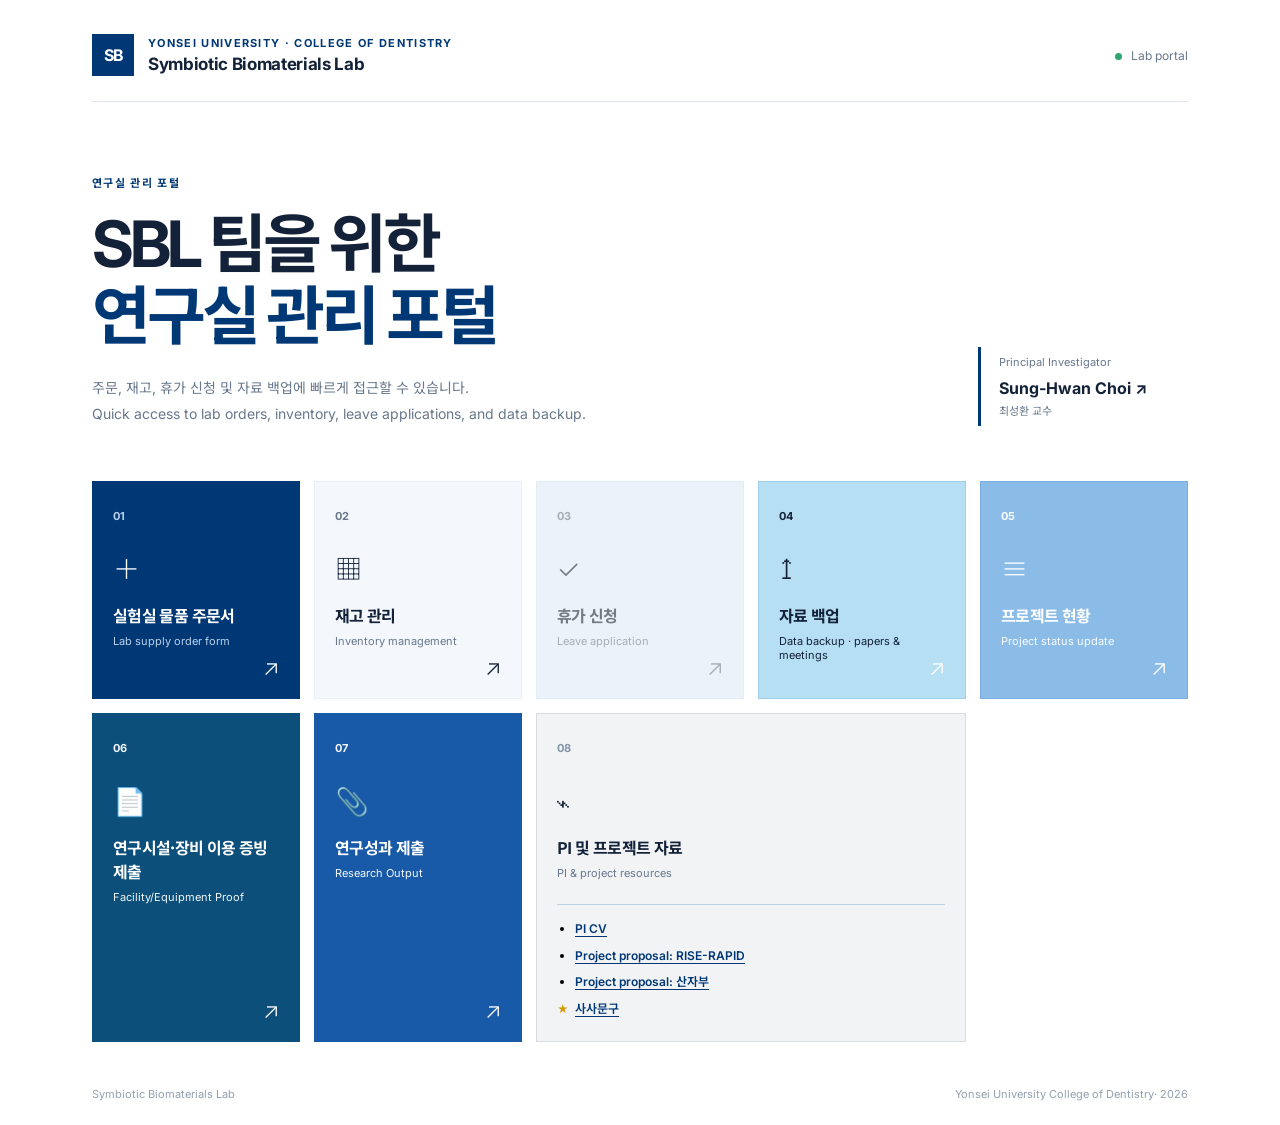
<file: index.html>
<!doctype html>
<html lang="ko">
<head>
  <meta charset="utf-8">
  <meta name="viewport" content="width=device-width, initial-scale=1">
  <meta name="theme-color" content="#003876">
  <meta name="description" content="Symbiotic Biomaterials Lab management portal">
  <title>Symbiotic Biomaterials Lab | 연구실 관리 포털</title>
  <link rel="preconnect" href="https://fonts.googleapis.com">
  <link rel="preconnect" href="https://fonts.gstatic.com" crossorigin>
  <link href="https://fonts.googleapis.com/css2?family=Inter:wght@400;500;600;700&family=Noto+Sans+KR:wght@400;500;600;700&display=swap" rel="stylesheet">
  <link rel="stylesheet" href="styles.css">
  <link rel="stylesheet" href="muted.css">
  <link rel="stylesheet" href="bg.css">
</head>
<body>
  <main class="shell">
    <header class="topbar">
      <div class="mark" aria-hidden="true">SB</div>
      <div>
        <p class="eyebrow">YONSEI UNIVERSITY · COLLEGE OF DENTISTRY</p>
        <h1>Symbiotic Biomaterials Lab</h1>
      </div>
      <span class="status"><i></i> Lab portal</span>
    </header>

    <section class="intro" aria-labelledby="page-title">
      <div>
        <p class="kicker">연구실 관리 포털</p>
        <h2 id="page-title">SBL 팀을 위한<br><span>연구실 관리 포털</span></h2>
        <p class="subcopy">주문, 재고, 휴가 신청 및 자료 백업에 빠르게 접근할 수 있습니다.<br>Quick access to lab orders, inventory, leave applications, and data backup.</p>
      </div>
      <a class="pi-card" href="pi-cv.html"><span>Principal Investigator</span><strong>Sung-Hwan Choi ↗</strong><small>최성환 교수</small></a>
    </section>

    <section class="cards" aria-label="Lab management links">
      <a class="card" href="https://docs.google.com/forms/d/e/1FAIpQLScEIuQITKo05gWaRVm7bDveCAIwTqV2-ZcL_DmFr97_qJIZLg/viewform" target="_blank" rel="noopener">
        <span class="number">01</span><span class="icon">＋</span><h3>실험실 물품 주문서</h3><p>Lab supply order form</p><span class="arrow">↗</span>
      </a>
      <a class="card" href="https://utkmangal.github.io/CSB-inventory/" target="_blank" rel="noopener">
        <span class="number">02</span><span class="icon">▦</span><h3>재고 관리</h3><p>Inventory management</p><span class="arrow">↗</span>
      </a>
      <div class="card muted" role="button" aria-disabled="true" title="휴가 신청 (일시 비활성화)">
        <span class="number">03</span><span class="icon">✓</span><h3>휴가 신청</h3><p>Leave application</p><span class="arrow">↗</span>
      </div>
      <a class="card" href="https://drive.google.com/drive/u/0/folders/1RgWp5xmx1tK5ifyIaV2tfaJ5H_zmClWn" target="_blank" rel="noopener">
        <span class="number">04</span><span class="icon">↥</span><h3>자료 백업</h3><p>Data backup · papers & meetings</p><span class="arrow">↗</span>
      </a>
      <a class="card" href="https://forms.gle/GiUPmyDLFvxr4hBi9" target="_blank" rel="noopener">
        <span class="number">05</span><span class="icon">≡</span><h3>프로젝트 현황</h3><p>Project status update</p><span class="arrow">↗</span>
      </a>
      <a class="card" href="https://forms.gle/TEMUoJNkxEMnS8F69" target="_blank" rel="noopener">
        <span class="number">06</span><span class="icon">📄</span><h3>연구시설·장비 이용 증빙 제출</h3><p>Facility/Equipment Proof</p><span class="arrow">↗</span>
      </a>
      <a class="card" href="https://forms.gle/zZ8ShPxTAzbq8mXW9" target="_blank" rel="noopener">
        <span class="number">07</span><span class="icon">📎</span><h3>연구성과 제출</h3><p>Research Output</p><span class="arrow">↗</span>
      </a>
      <div class="card resources-card">
        <span class="number">08</span><span class="icon">⌁</span><h3>PI 및 프로젝트 자료</h3><p>PI &amp; project resources</p>
        <ul class="resource-links">
          <li><a href="pi-cv.html">PI CV</a></li>
          <li><a href="https://drive.google.com/drive/folders/1UA35SSmrBglyBUt4E-YgcebV_kpuVBA3?usp=sharing" target="_blank" rel="noopener">Project proposal: RISE-RAPID</a></li>
          <li><a href="https://drive.google.com/drive/folders/1MIOdR1lTxWdF0zPtPaMRgAejjiVoql5Q?usp=sharing" target="_blank" rel="noopener">Project proposal: 산자부</a></li>
          <li class="acknowledgement-link"><span aria-hidden="true">★</span><a href="https://drive.google.com/drive/folders/1AG4R23twHz2QoNKqNVrFZvlxnFODZZCt?usp=sharing" target="_blank" rel="noopener">사사문구</a></li>
        </ul>
      </div>
    </section>

    <footer><span>Symbiotic Biomaterials Lab</span><span>Yonsei University College of Dentistry· 2026</span></footer>
  </main>
  <script src="script.js"></script>
</body>
</html>
</file>
<file: styles.css>
:root{--blue:#003876;--ink:#132238;--muted:#68778c;--line:#dce5ef;--pale:#f4f8fc}*{box-sizing:border-box}html{font-family:Inter,"Noto Sans KR",sans-serif;color:var(--ink);background:#fff}body{margin:0;min-height:100vh}.shell{max-width:1160px;margin:auto;padding:34px 32px 24px}.topbar{display:flex;align-items:center;gap:14px;border-bottom:1px solid var(--line);padding-bottom:25px}.mark{width:42px;height:42px;display:grid;place-items:center;background:var(--blue);color:#fff;font-weight:700;letter-spacing:-1px}.eyebrow,.kicker{margin:0;color:var(--blue);font-size:11px;font-weight:700;letter-spacing:.12em}.topbar h1{font-size:17px;margin:4px 0 0;letter-spacing:-.02em}.status{margin-left:auto;color:var(--muted);font-size:12px}.status i{display:inline-block;width:7px;height:7px;border-radius:50%;background:#2fa66f;margin-right:6px}.intro{display:flex;justify-content:space-between;gap:32px;padding:72px 0 55px}.kicker{margin-bottom:18px}.intro h2{font-size:clamp(38px,5vw,64px);line-height:1.12;letter-spacing:-.065em;margin:0}.intro h2 span{color:var(--blue)}.subcopy{color:var(--muted);font-size:14px;line-height:1.8;margin:24px 0 0}.pi-card{align-self:end;border-left:3px solid var(--blue);padding:8px 0 8px 18px;min-width:210px;text-decoration:none;color:inherit;transition:opacity .15s}.pi-card:hover{opacity:.8}.pi-card span,.pi-card small{display:block;color:var(--muted);font-size:11px}.pi-card strong{display:block;font-size:16px;margin:9px 0 4px}.cards{display:grid;grid-template-columns:repeat(5,1fr);gap:14px}.card{position:relative;min-height:218px;padding:22px 20px;text-decoration:none;color:var(--ink);border:1px solid var(--line);background:#fff;transition:transform .2s,box-shadow .2s,border-color .2s}.card:hover,.card:focus-visible{transform:translateY(-4px);border-color:#7fa3c7;box-shadow:0 12px 28px #00387614;outline:none}.card:nth-child(1){background:var(--blue);color:#fff;border-color:var(--blue)}.card:nth-child(1) p,.card:nth-child(1) .number{color:#b9d1ea}.card:nth-child(2){background:var(--pale)}.card:nth-child(4){background:var(--muted);color:#fff;border-color:var(--muted)}.card:nth-child(4) p,.card:nth-child(4) .number{color:var(--line)}.card:nth-child(5){background:var(--line);border-color:var(--muted)}.number{color:#8293a8;font-size:11px;font-weight:700}.icon{display:block;font-size:27px;line-height:1;margin:32px 0 20px;font-weight:300}.card h3{font-family:"Noto Sans KR",Inter,sans-serif;font-size:16px;letter-spacing:-.04em;margin:0 0 7px}.card p{margin:0;color:var(--muted);font-size:11px}.arrow{position:absolute;right:20px;bottom:18px;font-size:22px;font-weight:300}.card:nth-child(1) .arrow,.card:nth-child(4) .arrow{color:#fff}footer{display:flex;justify-content:space-between;color:#93a0af;font-size:11px;padding-top:45px}@media(max-width:800px){.shell{padding:22px 20px}.intro{padding:52px 0 38px;display:block}.pi-card{margin-top:32px}.cards{grid-template-columns:repeat(3,1fr)}}@media(max-width:480px){.topbar{align-items:flex-start}.status{display:none}.intro h2{font-size:40px}.subcopy br{display:none}.cards{grid-template-columns:1fr}.card{min-height:170px}.icon{margin:24px 0 16px}footer{display:block;line-height:2}}.resources-card{grid-column:span 2;background:#e6f2fb;border-color:#c6e6f6;min-height:260px}.resource-links{margin:24px 0 0;padding:14px 0 0 18px;border-top:1px solid #b8d4ea;color:var(--blue);font-size:12px;line-height:1.65}.resource-links li+li{margin-top:7px}.acknowledgement-link{list-style:none;margin-left:-18px}.acknowledgement-link span{display:inline-block;margin-right:6px;color:#d49a00;font-size:11px}.resource-links a{color:var(--blue);font-weight:600;text-underline-offset:3px}.resource-links a:hover,.resource-links a:focus-visible{color:#002957}@media(max-width:480px){.resources-card{grid-column:span 1}.resource-links{font-size:13px}}.resources-card{background:#f1f3f5;border-color:#d8dde3}.resource-links{color:#000}
</file>
<file: muted.css>
/* Styles for disabled/muted cards */
.card.muted{
  pointer-events:none;
  opacity:.6;
  filter:grayscale(.2);
  cursor:default;
}
.card.muted .arrow{opacity:.6}
.card.muted:hover,.card.muted:focus{transform:none;box-shadow:none;border-color:var(--line)}

/* Consistent blue/white palette for cards 02–07 */
.cards .card:nth-child(2){background:#f4f8fc;color:var(--ink);border-color:#e6f2fb}
.cards .card:nth-child(2) p,.cards .card:nth-child(2) .number{color:var(--muted)}

.cards .card:nth-child(3){background:#dbeaf8;color:var(--ink);border-color:#c6e6f6}
.cards .card:nth-child(3) p,.cards .card:nth-child(3) .number{color:var(--muted)}

.cards .card:nth-child(4){background:#b6dff4;color:var(--ink);border-color:#9fcfeb}
.cards .card:nth-child(4) p,.cards .card:nth-child(4) .number{color:var(--ink)}

.cards .card:nth-child(5){background:#8bbce8;color:#fff;border-color:#7aaee0}
.cards .card:nth-child(5) p,.cards .card:nth-child(5) .number{color:rgba(255,255,255,0.95)}

.cards .card:nth-child(6){background:#0b4f7a;color:#fff;border-color:#0b4f7a}
.cards .card:nth-child(6) p,.cards .card:nth-child(6) .number{color:rgba(255,255,255,0.95)}

.cards .card:nth-child(7){background:#185aa8;color:#fff;border-color:#185aa8}
.cards .card:nth-child(7) p,.cards .card:nth-child(7) .number{color:rgba(255,255,255,0.95)}
</file>
<file: bg.css>
/* Yonsei logo background (top-right watermark) */
body::after{
  content: "";
  position:fixed;
  top:30px;
  right:0.75px;
  width:520px;
  height:520px;
  pointer-events:none;
  background-image:url('https://mail.yonsei.ac.kr/userImgV2/logo/imageFile_47ba99c5.png');
  background-size:contain;
  background-repeat:no-repeat;
  opacity:.12;
  z-index:0;
}

/* Ensure main content sits above the watermark */
.shell{position:relative;z-index:1}
</file>
